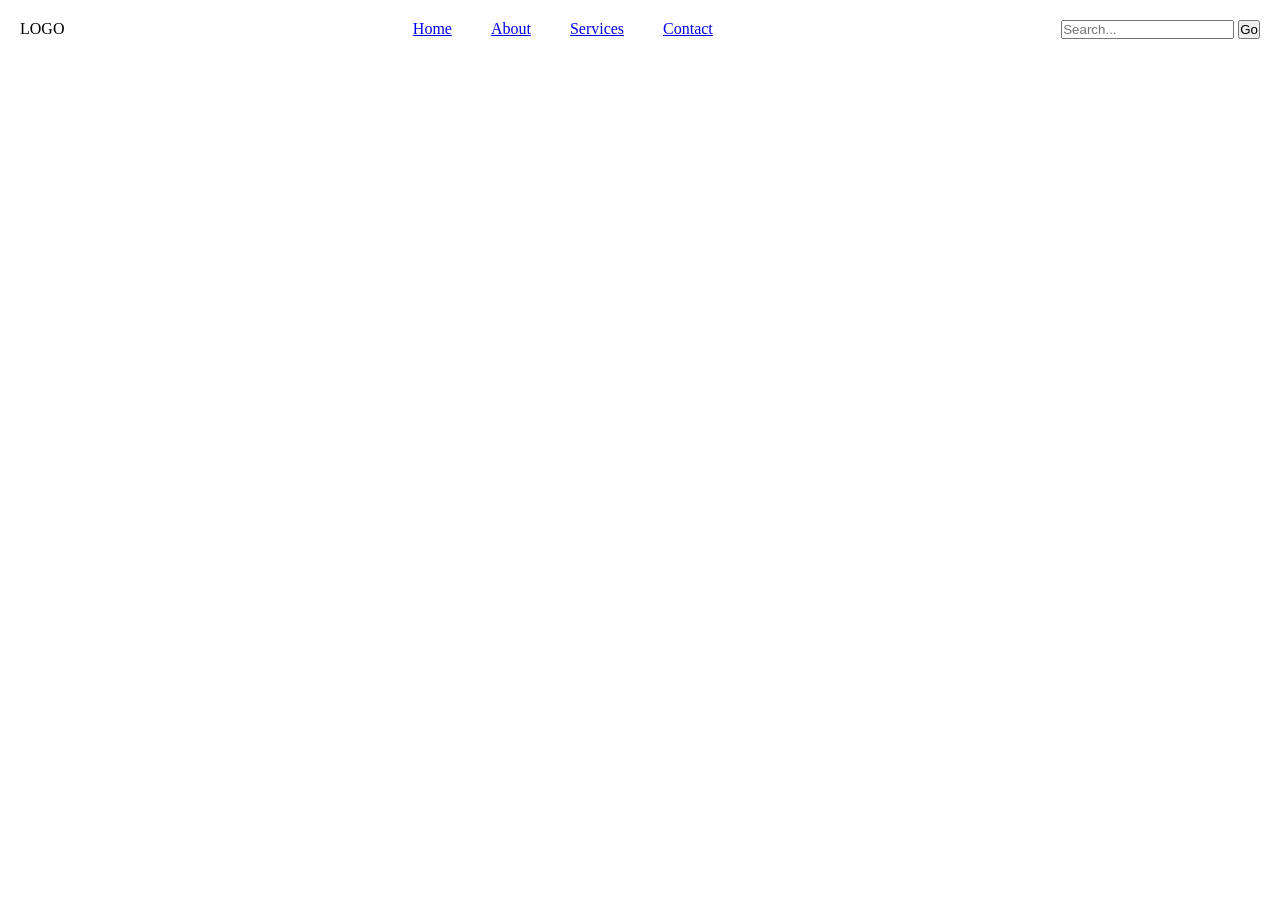
<file: Flexbox/index.html>
<!DOCTYPE html>
<html lang="en">
<head>
    <meta charset="UTF-8">
    <meta name="viewport" content="width=device-width, initial-scale=1.0">
    <link rel="stylesheet" href="./style.css">
    <title>Document</title>

</head>
<!-- <body>
    <div class="parent">
            <div class="child child1">This is a child element 1</div>
            <div class="child child2">This is a child element 2</div>
            <div class="child child3">This is a child element 3</div>
            <div class="child child4">This is a child element 4</div>
            <div class="child child5">This is a child element 5</div>
    </div> -->

    <div class="nav_container">
        <div class="logo">LOGO</div>
        <div class="nav_items">
            <a href="https://www.apple.com/kr/store?afid=p240%7Cgo~cmp-200859801~adg-16348496961~ad-806552084794_kwd-10778630~dev-c~ext-~prd-~mca-~nt-search&cid=aos-kr-kwgo-txt-brand-Brand--">Home</a>
            <a href="#">About</a>
            <a href="#">Services</a>
            <a href="#">Contact</a>
        </div>
        <div class="search">
            <input type="text" placeholder="Search...">
            <button>Go</button>
        </div>
    </div>
</body>
</html>
</file>
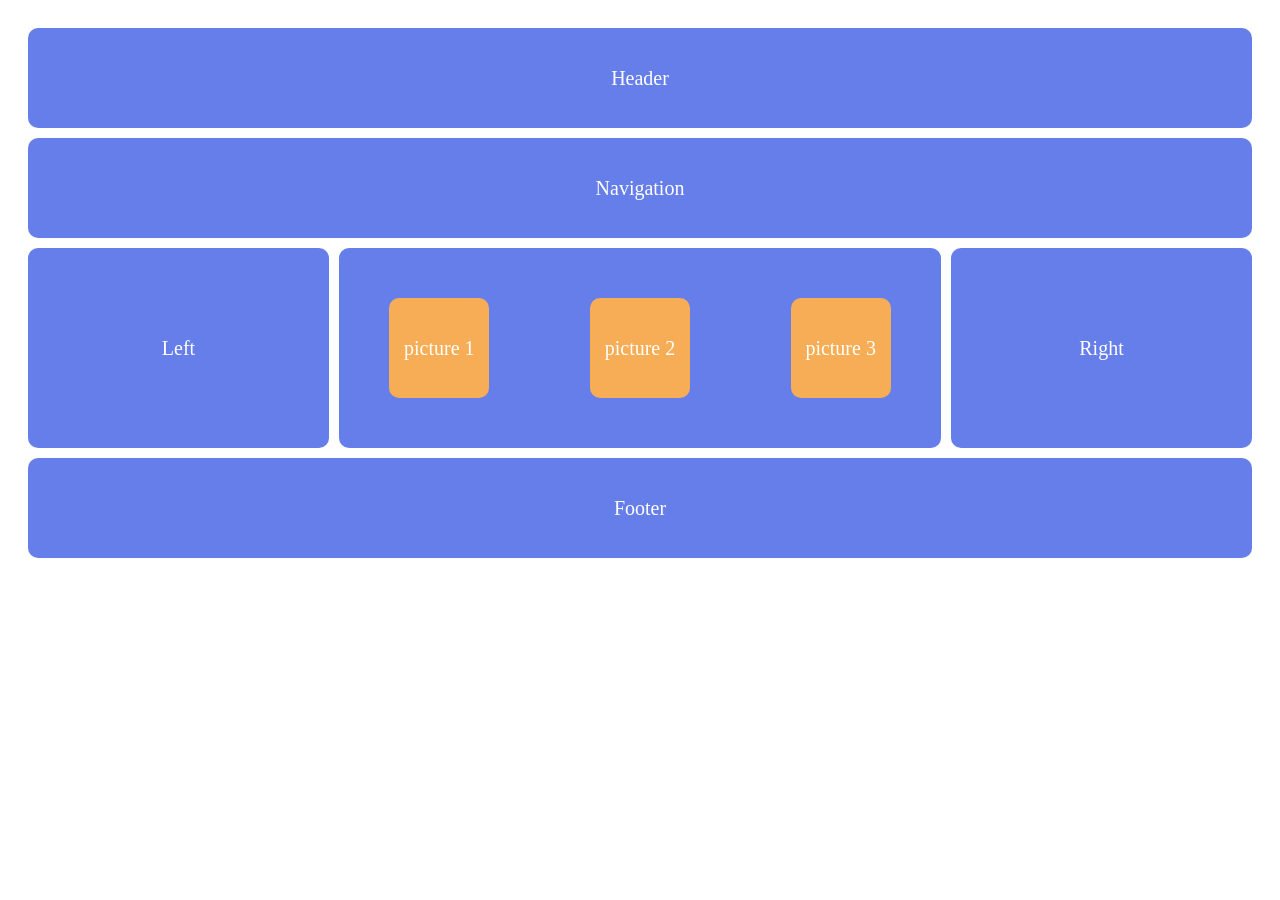
<file: Grid/index.html>
<!DOCTYPE html>
<html lang="en">
<head>
    <meta charset="UTF-8">
    <meta name="viewport" content="width=device-width, initial-scale=1.0">
    <link rel="stylesheet" href="style.css">
    <title>CSS Grid</title>
</head>
<body>
    <div class="main-container">
        <div class="section header">Header</div>
        <div class="section navigation-menu">Navigation</div>
        <div class="section left">Left</div>
        <div class="section middle">
           <div class="picture">picture 1</div>
           <div class="picture">picture 2</div>
           <div class="picture">picture 3</div>
        </div>
        <div class="section right">Right</div>
        <div class="section footer">Footer</div>
    </div>
</body>
</html>
</file>
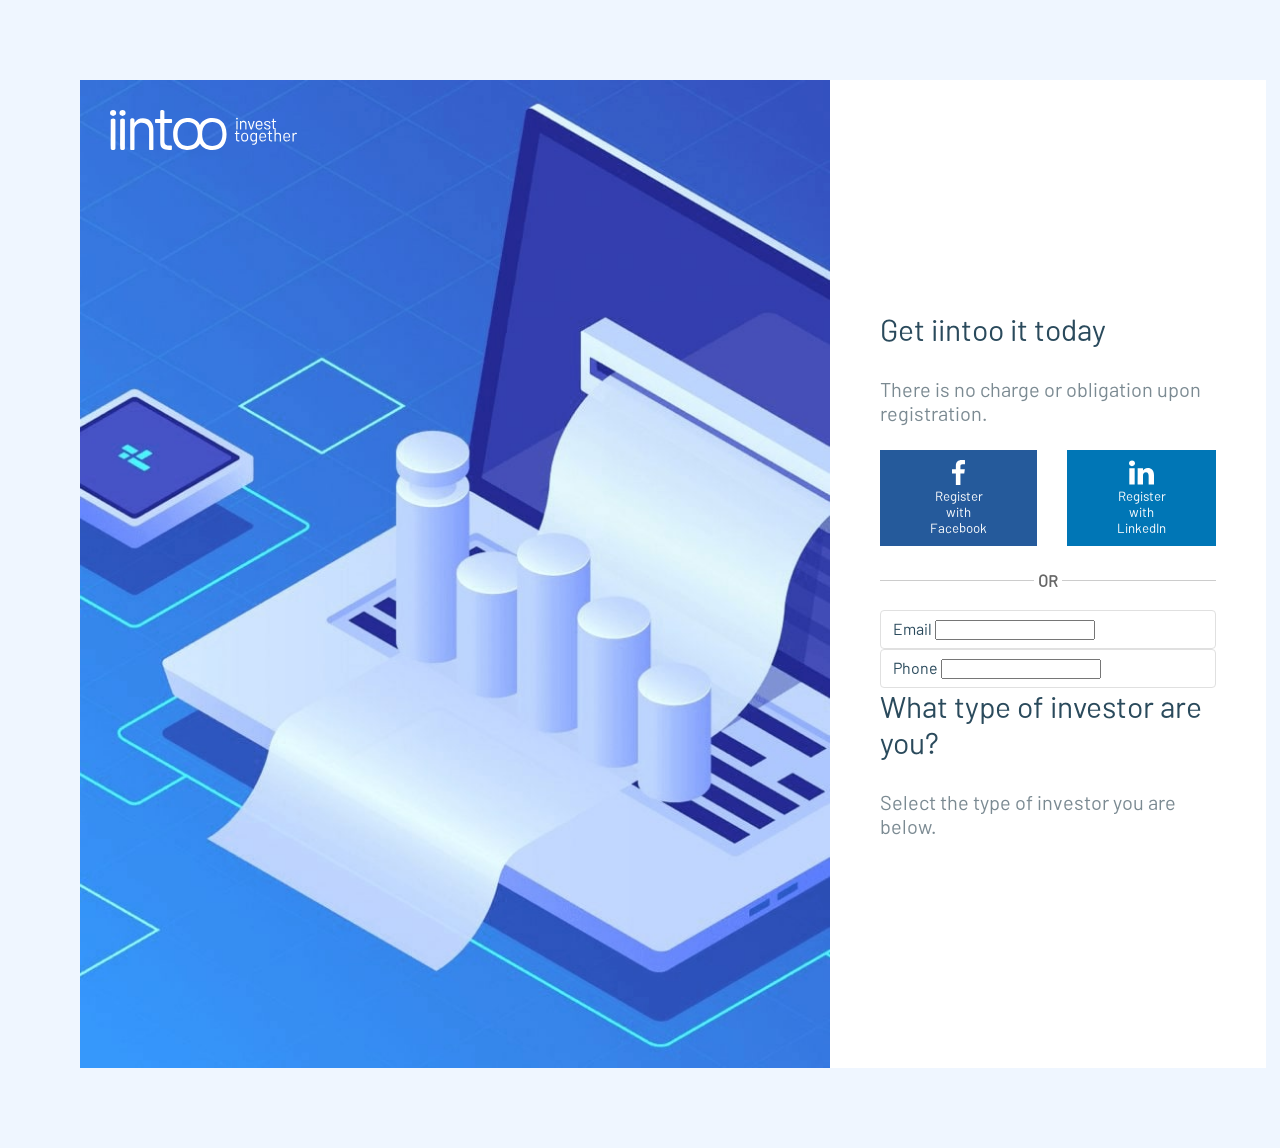
<file: HTML/index.html>
<!DOCTYPE html>
<html lang="en">
<head>
    <meta charset="UTF-8">
    <meta name="viewport" content="width=device-width, initial-scale=1.0">
    <title>Document</title>
    <link rel="stylesheet" href="/CSS/style.css">
</head>
<body>
<main>
<img class="background" src="/images/bg.jpg">
<img class="logo" src="/images/logo.svg" >
<!-- <div class="rightside">
<div class="first">Get iintoo it today</div>
<div class="second">There is no charge or obligation upon registration.</div>
    <div class="register">
<button class="reg-button"><img src="/images/facebook.svg" alt="facebook" height="25px">Register with FaceBook</button>
<button class="reg-button1"><img src="/images/linkedin.svg" alt="linkedin" height="25px">Register with LinkedIn</button>
    </div>
    <div class="or-separator">
  <span>OR</span>
    </div>
    <div class="email">
    <label for="email">Email</label>
    <input type="Email" id="email">
    <label for="Phone">Phone</label>
    <input type="phone" id="phone">
    </div>
    <div class="first">
     What type of investor are you?
    </div>
    <div class="second">
        Select the type of investor you are below.
    </div>
    <div class="knopka">
        <form>
    <input type="radio" id="Individual">
    
        </form>
    </div>   
</div> -->

<div class="rightside">
<div class="form-wrapper">
<h1 class="title">Get iintoo it today</h1>
<p class="subtitle">There is no charge or obligation upon registration.</p>
<div class="social-buttons">
<button class="reg-button">
    <span class="icon"><img src="/images/facebook.svg" alt="facebook" height="25px"></span>
 Register with Facebook   
</button>
<button class="reg-button1">
    <span class="icon"><img src="/images/linkedin.svg" alt="linkedin" height="25px"></span>Register with LinkedIn
</button>
</div>
<div class="or-separator">
    <span>OR</span>
</div>
<div class="input-group">
    <div class="input-field">
        <label for="email">Email</label>
        <input type="email" id="email">
    </div>
    <div class="input-field">
        <label for="Phone">Phone</label>
        <input type="text" id="text">
    </div>
</div>
<h2 class="title">What type of investor are you?</h2>
<p class="subtitle">Select the type of investor you are below.</p>
</div>
</div>

</main>
</body>
</html>
</file>
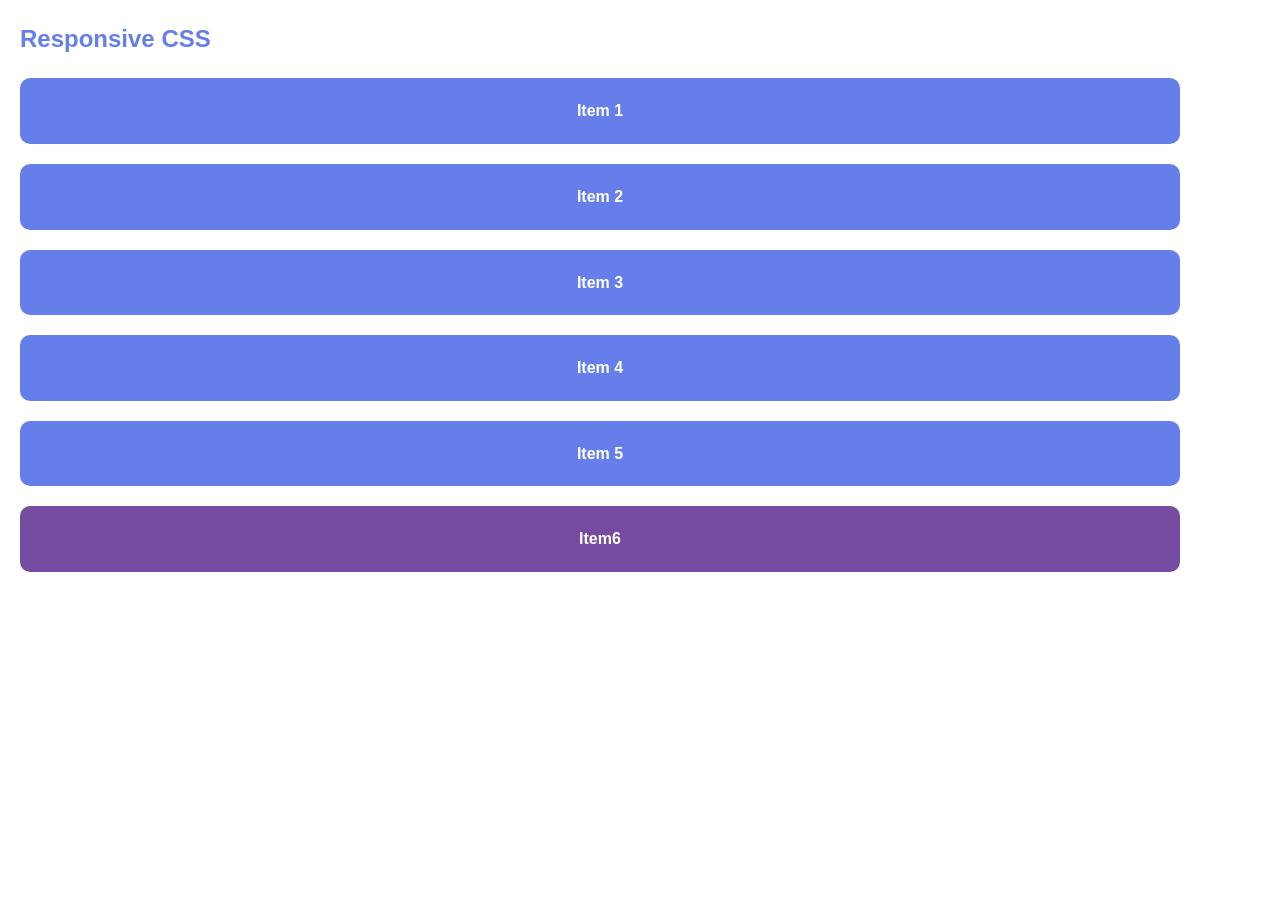
<file: ResponsiveCss/index.html>
<!DOCTYPE html>
<html lang="en">
<head>
    <meta charset="UTF-8">
    <meta name="viewport" content="width=device-width, initial-scale=1.0">
    <link rel="stylesheet" href="style.css">
    <title>ResponsiveCss</title>
</head>
<body>
    <main class='page'>
        <h2 class='page__title'>Responsive CSS</h2>
        <div class="responsive">
            <div class="responsive__grid">
            <div class="responsive__item">Item 1</div>
            <div class="responsive__item">Item 2</div>
            <div class="responsive__item">Item 3</div>
            <div class="responsive__item">Item 4</div>
            <div class="responsive__item">Item 5</div>
            <div class="responsive__item responsive__item--current">Item6</div>
            </div>
        </div>
    </main>
</body>
</html>
</file>
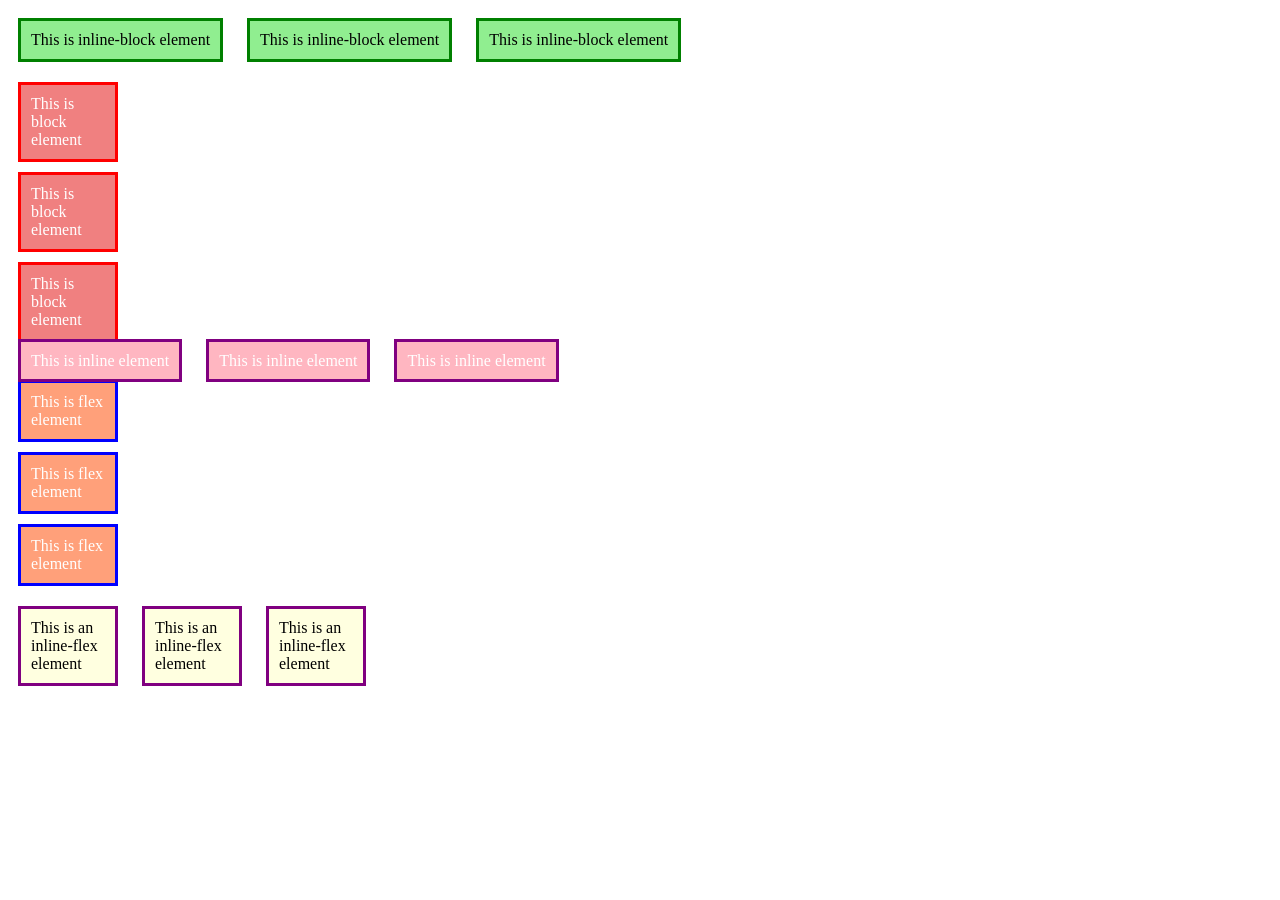
<file: HTML/flex.html>
<!DOCTYPE html>
<html lang="en">
<head>
    <meta charset="UTF-8">
    <meta name="viewport" content="width=device-width, initial-scale=1.0">
    <title>Document</title>
    <link rel="stylesheet" href="./../CSS/flex.css">
</head>
<body>
<div>
    <div class="inlineblock">This is inline-block element</div>
    <div class="inlineblock">This is inline-block element</div>
    <div class="inlineblock">This is inline-block element</div>
</div>     

<div>
    <div class="block">This is block element</div>
    <div class="block">This is block element</div>
    <div class="block">This is block element</div>
</div>

<div>
    <div class="none">This is none</div>
    <div class="none">This is none</div>
    <div class="none">This is none</div>
</div>
<div>
    <div class="inline">This is inline element</div>
    <div class="inline">This is inline element</div>
    <div class="inline">This is inline element</div>
</div>  

<div>
    <div class="flex">This is flex element</div>
    <div class="flex">This is flex element</div>
    <div class="flex">This is flex element</div>
</div> 

<div>
    <div class="inlineflex">This is an inline-flex element</div>
    <div class="inlineflex">This is an inline-flex element</div>
    <div class="inlineflex">This is an inline-flex element</div>
</div>
</body>
</html>
</file>
<file: Flexbox/style.css>
/* .parent{
    display: flex;
    flex-direction: row;
    flex-wrap: wrap;
    max-width: 500px;
    background-color: lightskyblue;
    
}

.child {
    display: flex;
    justify-content: center;
    align-items: center;
    min-width: 500px;
    height: 100px;
    border: 3px solid white;
    
} */

*{
    margin: 0;
    padding: 0;
    box-sizing: border-box;
}

.nav_container{
    display: flex;
    justify-content: space-between;
    margin: 20px;
}

.nav_items{
    display: flex;
    width: 300px;
    justify-content: space-between;
}
</file>
<file: Grid/style.css>
.main-container{
    display: grid;
    grid-template-columns: 1fr 2fr 1fr;
    grid-template-rows: 100px 100px 200px 100px;
    gap: 10px;
    padding: 20px;
}

.section{
    background-color: #667eea;
    color: white;
    display: flex;
    justify-content: center;
    align-items: center;
    font-size: 20px;
    border-radius: 10px;
}

.header{
    grid-column: 1/4;
}
.navigation-menu{
    grid-column: 1/4;
}
.left{
    grid-column: 1/2;
}
.middle{
    grid-column: 2/3;
}
.right{
    grid-column: 3/4;
}
.footer{
    grid-column: 1/4;
}

.middle{
    display: flex;
    justify-content: space-around;
    align-items: center;
}

.picture{
    background-color: #f6ad55;
    width: 100px;
    height: 100px;
    display: flex;
    justify-content: center;
    align-items: center;
    border-radius: 10px;
}
</file>
<file: CSS/style.css>
@font-face {
    font-family: 'Barlow-Regular';
    src: local('Barlow-Regular');
    src: url(/fonts/Barlow-Regular.otf);
    font-weight: normal;
    font-style: normal;
    font-stretch: normal;
    font-variant: normal;
    }
    body {
    display: flex;
    align-items: center;
    justify-items: center;
    background-color: #EFF6FF;
    font-family: 'Barlow-Regular';
    color: #2A4A5C;
     }
main {
    margin: 80px;
    display: flex;
    background-color: white;
    
     }
.image {
    display: flex;
    background-color: white;
    
      }
.logo {
    position: absolute;
    block-size: 40px;
    margin: 30px;
     }
.title {
    font-size: 30px;
    font-weight: 500;
    color: #2A4A5C;
    margin-bottom: 30px;
}
.subtitle {
font-size: 20px;
color: #7B8A92;
}
  
.background {
    width: 750px;
     }
/* .rightside {
    width: 700px;
    padding: 80px;
}


.register {
    margin-top: 50px;
    margin-bottom: 10px;
    align-items: center;
    text-align: center;
    display: flex;
    gap: 50px;
    border: none;
    color: white;
    
}
.reg-button {
padding: 10px 50px;
background-color: #255A9B;
color: white;

}
.reg-button1 {
padding: 10px 50px;
background-color: #0076B6;
color: white;    
}
.email {
    margin-top: 50px;
    margin-bottom: 30px;
    position: relative;
    color: #AFAFAF;
    border: #eeeeee;
    display: flex;
    gap: 50px;
    
}
input {
    height: 40px;
    width: 270px;
    padding: 10px;

}
label {
    position: absolute;
    top: -10px;
    left: 5px;
    padding: 10px 5px;
}
.knopka {
    display: flex;
} */
* {
    box-sizing: border-box;
    font-family: Barlow-Regular, sans-serif;
    margin: 0px;
    padding: 0px;
}
.rightside {
    display: flex;
    align-items: center;
    flex: 1 1 0%;
    padding: 50px;
}
.form-wrapper {
    width: 100%;
}
.social-buttons {
    display: flex;
    margin-bottom: 25px;
    gap: 30px;
    margin-top: 25px;
}
.reg-button {
padding: 10px 50px;
background-color: #255A9B;
color: white;
border: 0;

}
.reg-button1 {
padding: 10px 50px;
background-color: #0076B6;
color: white;
border: 0;    
} 
.or-separator {
  display: flex;
  align-items: center;
  text-align: center;
  margin: 20px 0; 
  color: #666;    
  font-family: sans-serif;
  font-weight: bold;
}
.or-separator::before,
.or-separator::after {
  content: "";
  flex: 1; 
  border-bottom: 1px solid #ccc; 
}


.or-separator:not(:empty)::before {
  margin-right: .25em;
}

.or-separator:not(:empty)::after {
  margin-left: .25em;
}
.input-field {
    flex: 1 1 0%;
    border-width: 1px;
    border-style: solid;
    border-color: rgb(224, 224, 224);
    border-image: initial;
    border-radius: 4px;
    padding: 8px 12px;
    background: rgb(255, 255, 255);
}
</file>
<file: ResponsiveCss/style.css>
*{
    box-sizing: border-box;
    margin: 0;
    padding: 0;
}

body{
    font-family: Arial, Helvetica, sans-serif;
    line-height: 1.6;
}

.page{
    max-width: 1200px;
}

.page__title{
    color: #667eea;
    margin-bottom: 20px;
    margin: 20px;
}

.responsive__grid{
    display: grid;
    grid-template-columns: 1fr;
    gap: 20px;
    margin: 20px;
}

.responsive__item{
    text-align: center;
    background-color: #667eea;
    color: white;
    padding: 20px;
    border-radius: 10px;
    font-weight: bold;
}

.responsive__item--current{
    background-color: #764ba2;
}

@media(max-width: 600px){
    .responsive__grid{
        grid-template-columns: 1fr;
    }
}

@media(min-width:601px) and (max-width: 800px){
    .responsive__grid{
        grid-template-columns: repeat(2, 1fr);
    }
}

@media(min-width:801px) and (max-width: 1000px){
    .responsive__grid{
        grid-template-columns: repeat(3, 1fr);
    }
}
</file>
<file: CSS/flex.css>
.inlineblock{
    border: 3px solid green;
    background-color: lightgreen;
    display: inline-block;
    box-sizing: border-box;
    padding: 10px;
    margin: 10px;

}
.block{
    border: 3px solid red;
    background-color: lightcoral;
    color: white;
    display: block;
    width: 100px;
    padding: 10px;
    margin: 10px;
    box-sizing: border-box;

}

.none{
    border: 3px solid blue;
    background-color: lightskyblue;
    display: none;
    width: 100px;
    padding: 10px;
    margin: 10px;
    box-sizing: border-box;
}
.inline{
    display: inline;
    border: 3px solid purple;
    background-color: lightpink;
    width: 200px;
    height: 100px;
    padding: 10px;
    margin: 10px;
    color: white;
    box-sizing: border-box;
}

.flex{
    display: flex;
    border: 3px solid blue;
    background-color: lightsalmon;
    color: white;
    box-sizing: border-box;
    width: 100px;
    padding: 10px;
    margin: 10px;
    justify-content: center;
    align-items: center;
}

.inlineflex{
    display: inline-flex;
    box-sizing: border-box;
    border: 3px solid purple;
    background-color: lightyellow;
    color: black;
    width: 100px;
    padding: 10px;
    margin: 10px;
    justify-content: center;
    align-items: center;
}
</file>
